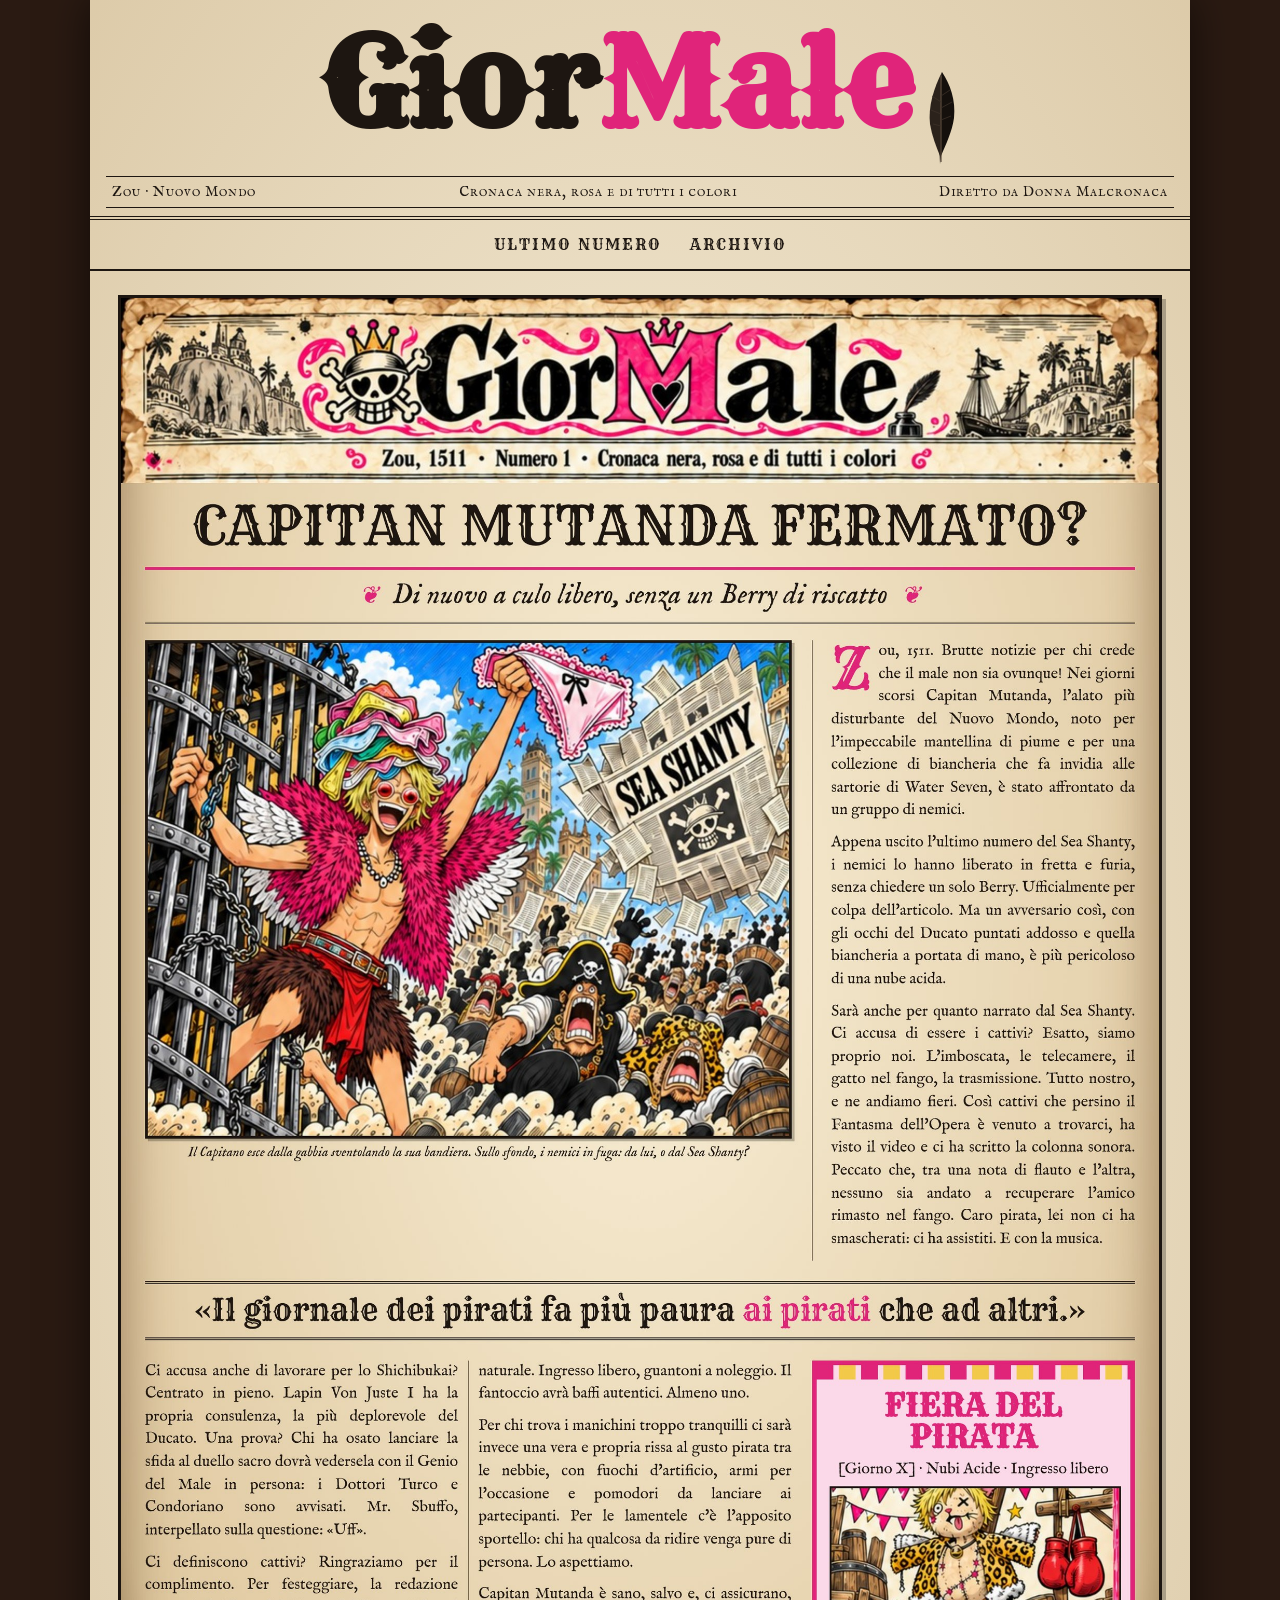
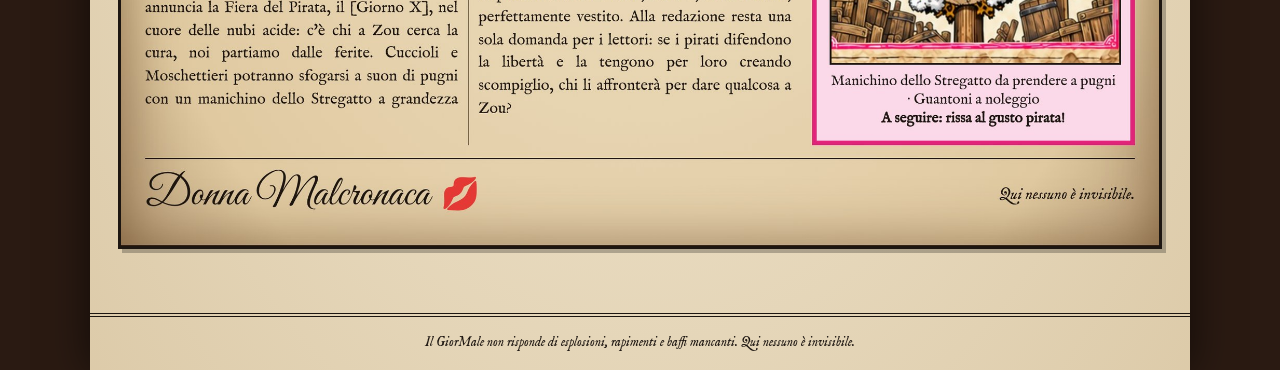
<file: index.html>
<!doctype html>
<html lang="it"><head><meta charset="utf-8"><meta name="viewport" content="width=device-width, initial-scale=1">
<title>GiorMale — Capitan Mutanda fermato?</title>
<link rel="stylesheet" href="style.css"><link rel="icon" href="img/piuma.svg">
</head><body>
<header class="testata"><a href="index.html"><h1>Gior<span class="male">Male</span><img class="piuma" src="img/piuma.svg" alt=""></h1></a>
<div class="sottotestata"><span>Zou · Nuovo Mondo</span><span>Cronaca nera, rosa e di tutti i colori</span><span>Diretto da Donna Malcronaca</span></div></header>
<nav><a href="index.html">Ultimo numero</a><a href="archivio.html">Archivio</a></nav>
<main class="wrap"><figure class="pagina-intera"><a href="img/n1_prima_pagina.jpg"><img src="img/n1_prima_pagina.jpg" alt="GiorMale numero 1: Capitan Mutanda fermato?"></a></figure></main><footer>Il GiorMale non risponde di esplosioni, rapimenti e baffi mancanti. Qui nessuno è invisibile.</footer></body></html>
</file>
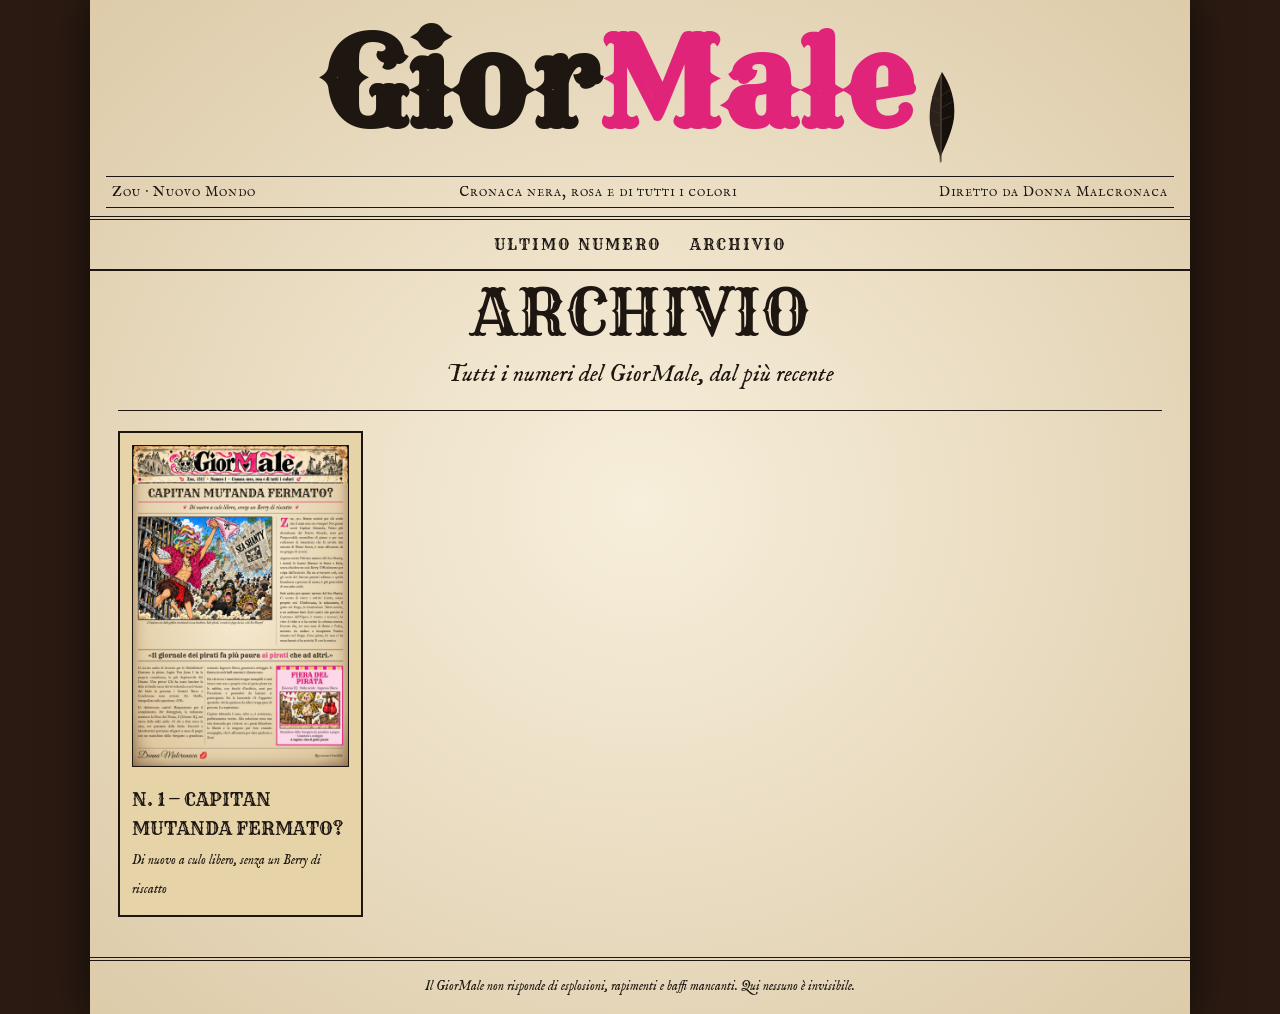
<file: archivio.html>
<!doctype html>
<html lang="it"><head><meta charset="utf-8"><meta name="viewport" content="width=device-width, initial-scale=1">
<title>GiorMale — Archivio</title>
<link rel="stylesheet" href="style.css"><link rel="icon" href="img/piuma.svg">
</head><body>
<header class="testata"><a href="index.html"><h1>Gior<span class="male">Male</span><img class="piuma" src="img/piuma.svg" alt=""></h1></a>
<div class="sottotestata"><span>Zou · Nuovo Mondo</span><span>Cronaca nera, rosa e di tutti i colori</span><span>Diretto da Donna Malcronaca</span></div></header>
<nav><a href="index.html">Ultimo numero</a><a href="archivio.html">Archivio</a></nav>
<main class="wrap"><h2 class="titolo">Archivio</h2><p class="sommario">Tutti i numeri del GiorMale, dal più recente</p><div class="archivio"><a class="numero" href="numeri/1.html"><img src="img/n1_prima_pagina.jpg" alt=""><h4>N. 1 — Capitan Mutanda fermato?</h4><span>Di nuovo a culo libero, senza un Berry di riscatto</span></a></div></main><footer>Il GiorMale non risponde di esplosioni, rapimenti e baffi mancanti. Qui nessuno è invisibile.</footer></body></html>
</file>
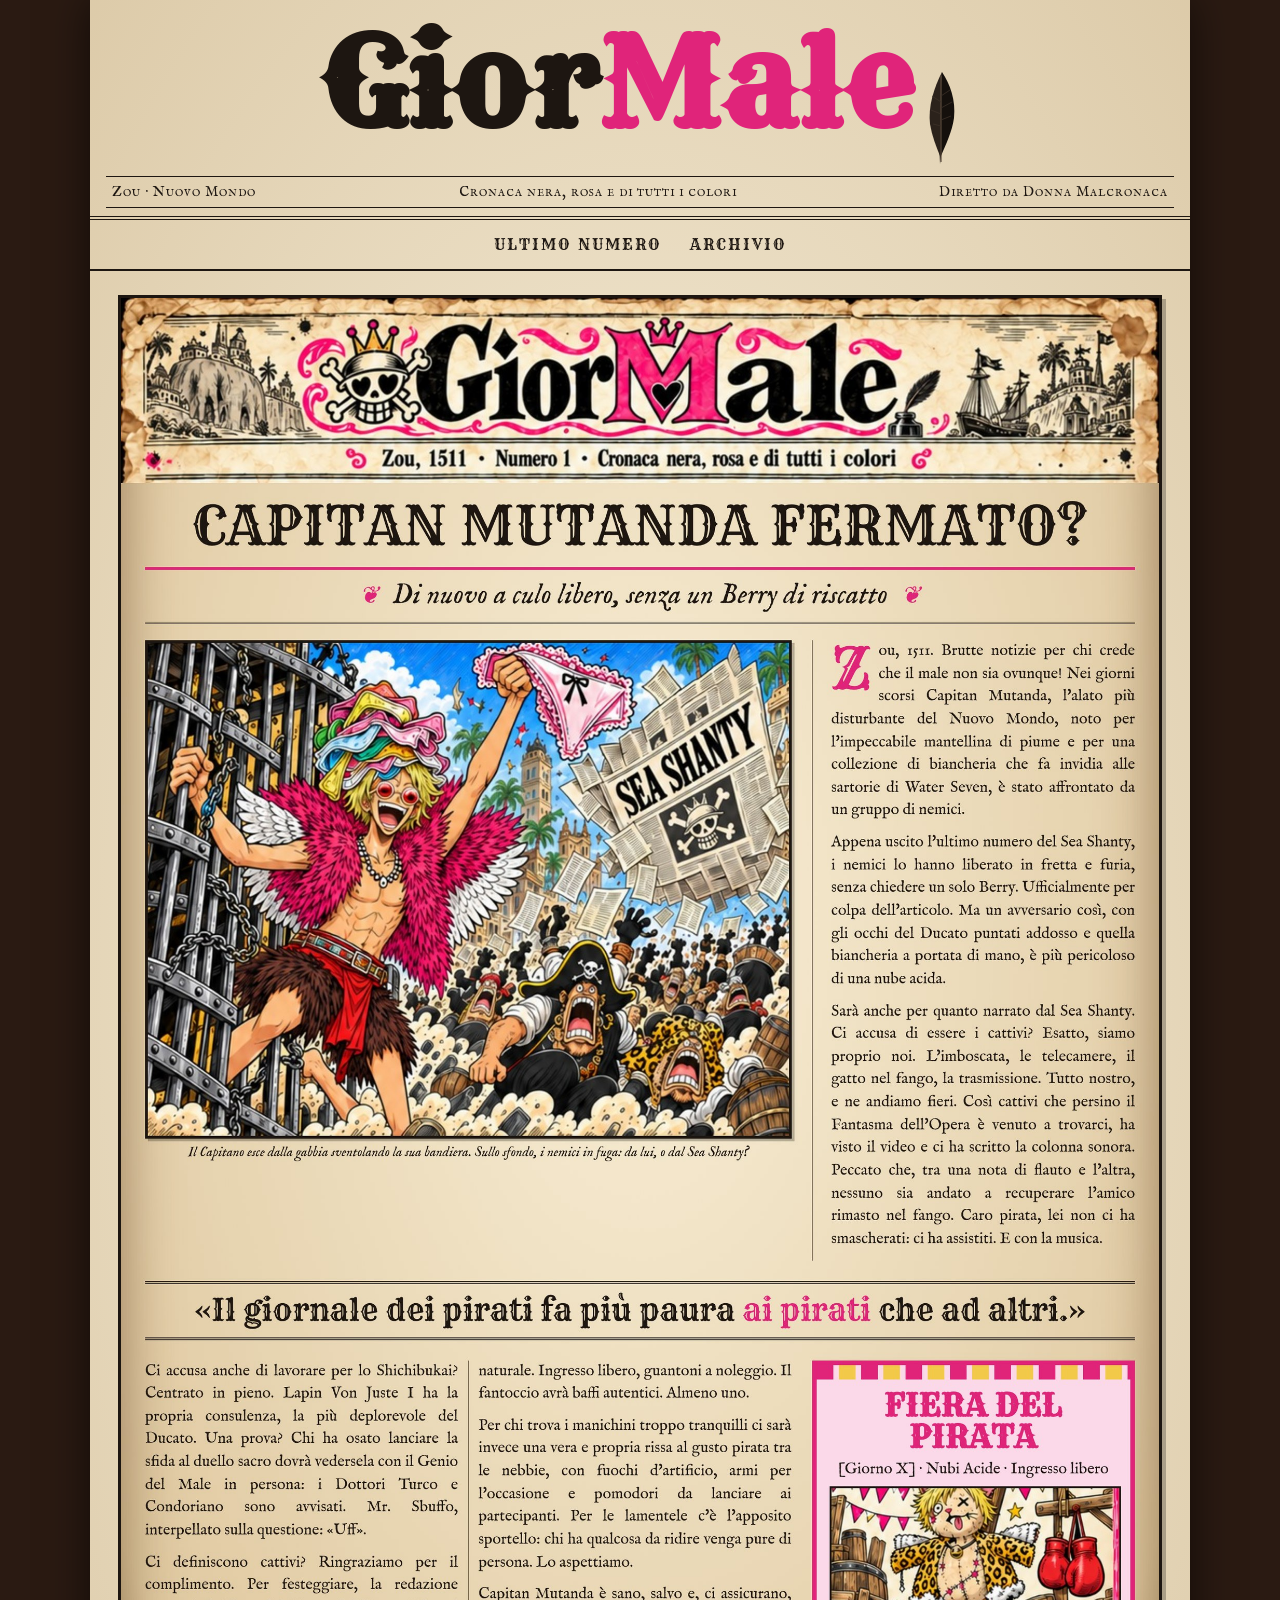
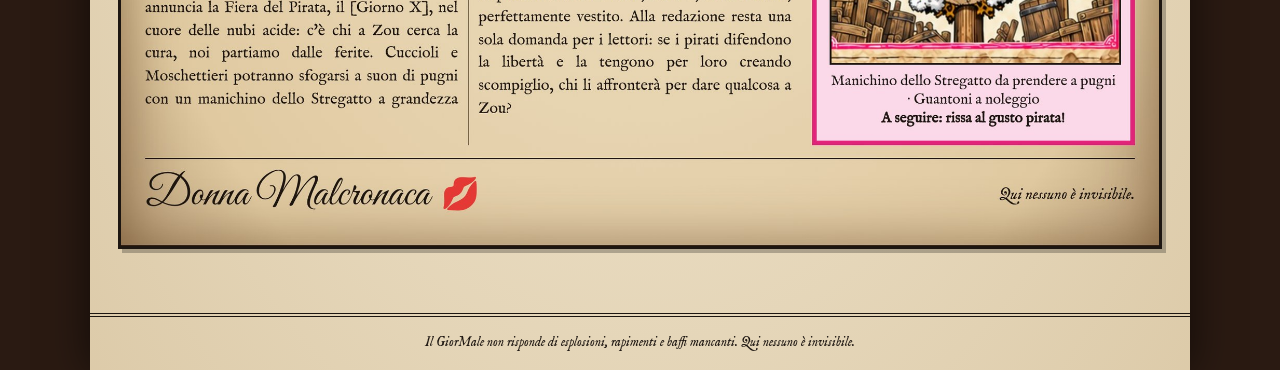
<file: numeri/1.html>
<!doctype html>
<html lang="it"><head><meta charset="utf-8"><meta name="viewport" content="width=device-width, initial-scale=1">
<title>GiorMale n.1 — Capitan Mutanda fermato?</title>
<link rel="stylesheet" href="../style.css"><link rel="icon" href="../img/piuma.svg">
</head><body>
<header class="testata"><a href="../index.html"><h1>Gior<span class="male">Male</span><img class="piuma" src="../img/piuma.svg" alt=""></h1></a>
<div class="sottotestata"><span>Zou · Nuovo Mondo</span><span>Cronaca nera, rosa e di tutti i colori</span><span>Diretto da Donna Malcronaca</span></div></header>
<nav><a href="../index.html">Ultimo numero</a><a href="../archivio.html">Archivio</a></nav>
<main class="wrap"><figure class="pagina-intera"><a href="../img/n1_prima_pagina.jpg"><img src="../img/n1_prima_pagina.jpg" alt="GiorMale numero 1: Capitan Mutanda fermato?"></a></figure></main><footer>Il GiorMale non risponde di esplosioni, rapimenti e baffi mancanti. Qui nessuno è invisibile.</footer></body></html>
</file>
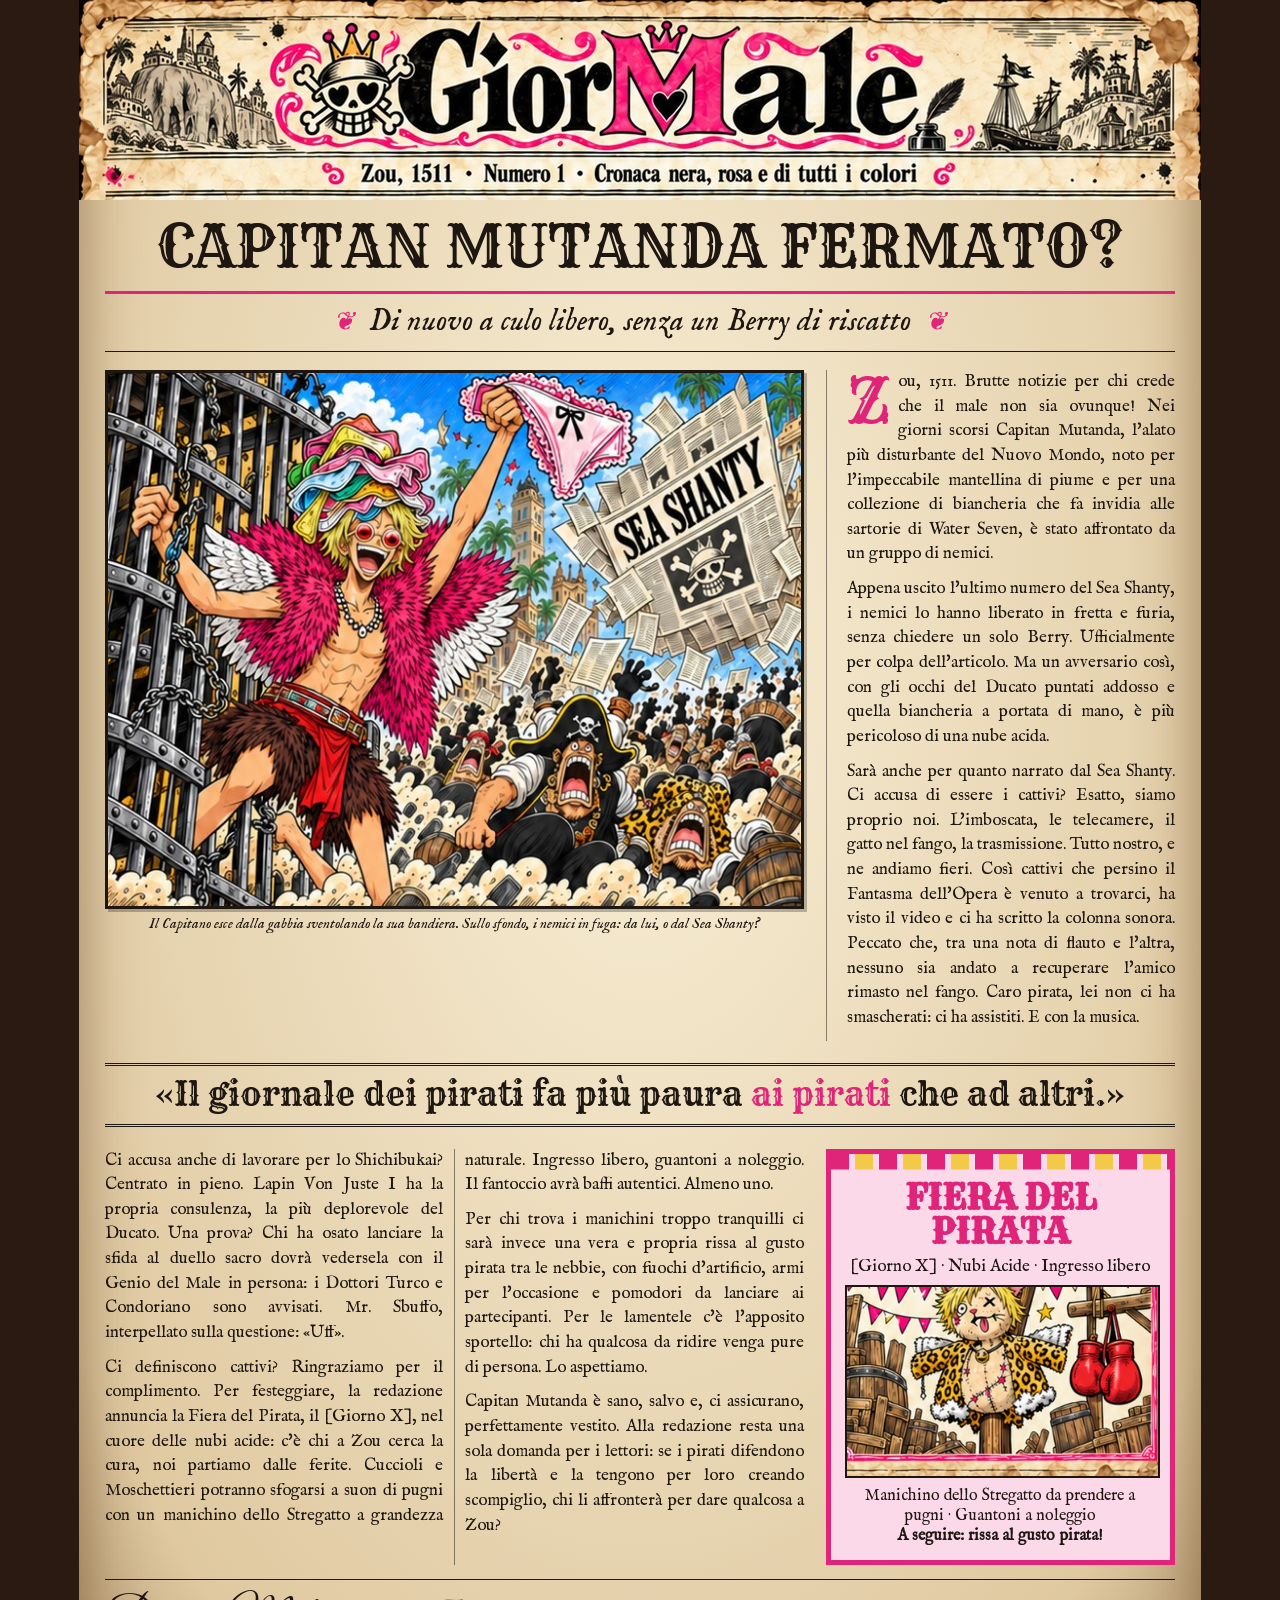
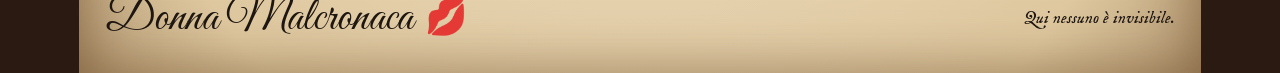
<file: redazione/prima_pagina_n1.html>
<!doctype html><html lang="it"><head><meta charset="utf-8">
<style>
@font-face{font-family:Osw;src:url(fonts/oswald-latin-700-normal.woff2);font-weight:700}
@font-face{font-family:Osw;src:url(fonts/oswald-latin-500-normal.woff2);font-weight:500}
@font-face{font-family:Bask;src:url(fonts/libre-baskerville-latin-400-normal.woff2)}
@font-face{font-family:Bask;src:url(fonts/libre-baskerville-latin-400-italic.woff2);font-style:italic}
@font-face{font-family:Bask;src:url(fonts/libre-baskerville-latin-700-normal.woff2);font-weight:700}
@font-face{font-family:Rye;src:url(fonts/rye-latin-400-normal.woff2)}@font-face{font-family:Fell;src:url(fonts/im-fell-english-latin-400-normal.woff2)}@font-face{font-family:Fell;font-style:italic;src:url(fonts/im-fell-english-latin-400-italic.woff2)}
@font-face{font-family:Vibes;src:url(fonts/great-vibes-latin-400-normal.woff2)}
html,body{margin:0;background:#2a1a12}
.pagina{width:1122px;margin:0 auto;background:#f1e2bf;
 background-image:radial-gradient(ellipse at 50% 40%,rgba(255,250,235,.55),rgba(160,110,50,.22) 85%,rgba(110,70,30,.45));
 color:#1d1611;font-family:Fell,Georgia,serif;padding:0 0 26px;box-shadow:inset 0 0 60px rgba(90,55,20,.55)}
.testata img{width:100%;display:block}
.titolo{font-family:Rye;text-transform:uppercase;font-size:58px;line-height:1.12;text-align:center;margin:14px 26px 0}
.sotto{font-family:Fell;font-style:italic;font-size:31px;text-align:center;margin:12px 26px 0;padding:8px 0 10px;border-top:3px solid #e0247a;border-bottom:1px solid #1d1611}
.sotto:before,.sotto:after{content:"❦";color:#e0247a;margin:0 14px;font-size:26px}
.corpo{display:grid;grid-template-columns:2fr 1fr;gap:22px;margin:18px 26px 0}
.illu{border:3px solid #1d1611;box-shadow:3px 3px 0 rgba(0,0,0,.25)}
.illu img{display:block;width:100%}
.didascalia{font-style:italic;font-size:15px;margin-top:5px;text-align:center}
.testo{font-size:17px;line-height:1.45;text-align:justify;hyphens:auto}
.testo p{margin:0 0 10px}
.capo:first-letter{font-family:Rye;float:left;font-size:62px;line-height:.82;padding:6px 8px 0 0;color:#e0247a}
.colonna{border-left:1px solid rgba(29,22,17,.5);padding-left:20px}
.cit{grid-column:1/-1;font-family:Rye;font-size:33px;text-align:center;padding:10px 0;border-top:3px double #1d1611;border-bottom:3px double #1d1611;line-height:1.15}
.cit span{color:#e0247a}
.due{columns:2;column-gap:22px;column-rule:1px solid rgba(29,22,17,.5)}
.fiera{border:5px solid #e0247a;background:#fbd9e8;padding:12px 14px 14px;text-align:center;align-self:start}
.fiera h3{font-family:Rye;color:#e0247a;font-size:34px;margin:0;line-height:1;text-transform:uppercase}
.fiera .info{font-family:Fell;font-size:17px;margin:8px 0}
.fiera img{width:100%;border:2px solid #1d1611;display:block}
.fiera .fine{font-size:16px;margin-top:8px}
.bandierine{height:16px;background:repeating-linear-gradient(90deg,#e0247a 0 18px,transparent 18px 24px,#f3c94a 24px 42px,transparent 42px 48px);clip-path:polygon(0 0,100% 0,100% 100%,0 100%);margin:-12px -14px 10px}
.firma{display:flex;align-items:center;gap:12px;margin:14px 26px 0;border-top:1px solid #1d1611;padding-top:10px}
.firma .nome{font-family:Vibes;font-size:46px}
.firma .bacio{font-size:34px}
.firma .motto{margin-left:auto;font-style:italic;font-size:17px}
</style></head><body>
<div class="pagina">
 <div class="testata"><img src="img/n1_testata.jpg" alt="GiorMale"></div>
 <div class="titolo">Capitan Mutanda fermato?</div>
 <div class="sotto">Di nuovo a culo libero, senza un Berry di riscatto</div>
 <div class="corpo">
  <div><div class="illu"><img src="img/n1_illustrazione.jpg" alt=""></div><div class="didascalia">Il Capitano esce dalla gabbia sventolando la sua bandiera. Sullo sfondo, i nemici in fuga: da lui, o dal Sea Shanty?</div></div>
  <div class="testo colonna">
   <p class="capo">Zou, 1511. Brutte notizie per chi crede che il male non sia ovunque! Nei giorni scorsi Capitan Mutanda, l'alato più disturbante del Nuovo Mondo, noto per l'impeccabile mantellina di piume e per una collezione di biancheria che fa invidia alle sartorie di Water Seven, è stato affrontato da un gruppo di nemici.</p>
   <p>Appena uscito l'ultimo numero del Sea Shanty, i nemici lo hanno liberato in fretta e furia, senza chiedere un solo Berry. Ufficialmente per colpa dell'articolo. Ma un avversario così, con gli occhi del Ducato puntati addosso e quella biancheria a portata di mano, è più pericoloso di una nube acida.</p>
   <p>Sarà anche per quanto narrato dal Sea Shanty. Ci accusa di essere i cattivi? Esatto, siamo proprio noi. L'imboscata, le telecamere, il gatto nel fango, la trasmissione. Tutto nostro, e ne andiamo fieri. Così cattivi che persino il Fantasma dell'Opera è venuto a trovarci, ha visto il video e ci ha scritto la colonna sonora. Peccato che, tra una nota di flauto e l'altra, nessuno sia andato a recuperare l'amico rimasto nel fango. Caro pirata, lei non ci ha smascherati: ci ha assistiti. E con la musica.</p>
  </div>
  <div class="cit">«Il giornale dei pirati fa più paura <span>ai pirati</span> che ad altri.»</div>
  <div class="testo due">
   <p>Ci accusa anche di lavorare per lo Shichibukai? Centrato in pieno. Lapin Von Juste I ha la propria consulenza, la più deplorevole del Ducato. Una prova? Chi ha osato lanciare la sfida al duello sacro dovrà vedersela con il Genio del Male in persona: i Dottori Turco e Condoriano sono avvisati. Mr. Sbuffo, interpellato sulla questione: «Uff».</p>
   <p>Ci definiscono cattivi? Ringraziamo per il complimento. Per festeggiare, la redazione annuncia la Fiera del Pirata, il [Giorno X], nel cuore delle nubi acide: c'è chi a Zou cerca la cura, noi partiamo dalle ferite. Cuccioli e Moschettieri potranno sfogarsi a suon di pugni con un manichino dello Stregatto a grandezza naturale. Ingresso libero, guantoni a noleggio. Il fantoccio avrà baffi autentici. Almeno uno.</p>
   <p>Per chi trova i manichini troppo tranquilli ci sarà invece una vera e propria rissa al gusto pirata tra le nebbie, con fuochi d'artificio, armi per l'occasione e pomodori da lanciare ai partecipanti. Per le lamentele c'è l'apposito sportello: chi ha qualcosa da ridire venga pure di persona. Lo aspettiamo.</p>
   <p>Capitan Mutanda è sano, salvo e, ci assicurano, perfettamente vestito. Alla redazione resta una sola domanda per i lettori: se i pirati difendono la libertà e la tengono per loro creando scompiglio, chi li affronterà per dare qualcosa a Zou?</p>
  </div>
  <div class="fiera">
   <div class="bandierine"></div>
   <h3>Fiera del Pirata</h3>
   <div class="info">[Giorno X] · Nubi Acide · Ingresso libero</div>
   <img src="img/n1_manichino.jpg" alt="">
   <div class="fine">Manichino dello Stregatto da prendere a pugni · Guantoni a noleggio<br><b>A seguire: rissa al gusto pirata!</b></div>
  </div>
 </div>
 <div class="firma"><span class="nome">Donna Malcronaca</span><span class="bacio">💋</span><span class="motto">Qui nessuno è invisibile.</span></div>
</div>
</body></html>
</file>
<file: style.css>
@font-face{font-family:Rye;src:url(fonts/rye-latin-400-normal.woff2)}
@font-face{font-family:Fell;src:url(fonts/im-fell-english-latin-400-normal.woff2)}
@font-face{font-family:Fell;font-style:italic;src:url(fonts/im-fell-english-latin-400-italic.woff2)}
@font-face{font-family:Vibes;src:url(fonts/great-vibes-latin-400-normal.woff2)}
:root{
  --carta:#f3e6c8;
  --carta-scura:#e6d3a8;
  --inchiostro:#1d1611;
  --rosa:#e0247a;
  --rosa-chiaro:#f7c6dc;
  --bordo:#6b4a2b;
}
*{box-sizing:border-box}
html{background:#2a1a12}
body{
  margin:0;
  background:var(--carta) radial-gradient(ellipse at center, rgba(255,255,255,.35), rgba(120,80,30,.18));
  color:var(--inchiostro);
  font-family:Fell, Georgia, serif;font-size:18px;
  line-height:1.6;
  max-width:1100px;
  margin:0 auto;
  min-height:100vh;
  box-shadow:0 0 40px rgba(0,0,0,.6);
}
a{color:var(--rosa)}
.wrap{padding:0 28px 40px}

/* TESTATA */
.testata{
  text-align:center;
  padding:24px 16px 8px;
  border-bottom:4px double var(--inchiostro);
}
.testata a{color:inherit;text-decoration:none}
.testata h1{
  font-family:Rye, serif;
  font-size:clamp(56px, 11vw, 120px);
  margin:0;
  line-height:1;
  letter-spacing:1px;
}
.testata h1 .male{color:var(--rosa)}
.piuma{
  width:clamp(26px,4vw,40px);
  vertical-align:middle;
  margin-left:6px;
}
.sottotestata{
  display:flex;justify-content:space-between;flex-wrap:wrap;gap:6px;
  font-size:14px;
  border-top:1px solid var(--inchiostro);
  border-bottom:1px solid var(--inchiostro);
  margin-top:10px;padding:4px 6px;
  font-variant:small-caps;letter-spacing:1px;
}

/* NAV */
nav{text-align:center;padding:10px 0;border-bottom:2px solid var(--inchiostro);font-family:Rye,serif;text-transform:uppercase;letter-spacing:2px}
nav a{color:var(--inchiostro);text-decoration:none;margin:0 14px;font-size:15px}
nav a:hover{color:var(--rosa)}

/* ARTICOLO */
.occhiello{font-family:Fell,serif;text-transform:uppercase;letter-spacing:3px;color:var(--rosa);font-size:14px;margin:28px 0 0;text-align:center}
.titolo{
  font-family:Rye,serif;
  font-weight:400;
  text-transform:uppercase;
  font-size:clamp(34px,6vw,64px);
  line-height:1.05;
  text-align:center;
  margin:8px 0 10px;
}
.sommario{font-style:italic;font-size:clamp(18px,2.4vw,24px);text-align:center;margin:0 0 20px;border-bottom:1px solid var(--inchiostro);padding-bottom:16px}
.colonne{column-count:2;column-gap:36px;column-rule:1px solid rgba(29,22,17,.35);text-align:justify;hyphens:auto}
.colonne p{margin:0 0 14px}
.colonne p:first-child::first-letter{font-family:Rye,serif;float:left;font-size:64px;line-height:.85;padding:6px 8px 0 0;color:var(--rosa)}
.citazione{
  column-span:all;
  font-family:Rye,serif;font-size:clamp(20px,2.6vw,28px);text-align:center;
  border-top:3px double var(--inchiostro);border-bottom:3px double var(--inchiostro);
  margin:18px 0;padding:12px 6px;
}
.firma{text-align:right;font-family:Vibes, cursive;font-size:34px;margin-top:6px}
.firma .bacio{color:var(--rosa);font-size:26px}

figure{margin:24px 0;text-align:center}
figure img{max-width:100%;border:3px solid var(--inchiostro);box-shadow:4px 4px 0 rgba(0,0,0,.25)}
figcaption{font-size:14px;font-style:italic;margin-top:6px}

.riquadro{
  border:4px solid var(--rosa);background:var(--rosa-chiaro);
  padding:16px 20px;margin:26px 0;text-align:center;
}
.riquadro h3{font-family:Rye,serif;font-size:32px;color:var(--rosa);margin:0 0 6px;text-transform:uppercase}

/* ARCHIVIO */
.archivio{display:grid;grid-template-columns:repeat(auto-fill,minmax(240px,1fr));gap:22px;margin-top:20px}
.numero{border:2px solid var(--inchiostro);background:var(--carta-scura);padding:12px;text-decoration:none;color:inherit;display:block}
.numero img{width:100%;border:1px solid var(--inchiostro)}
.numero h4{font-family:Rye,serif;font-weight:400;text-transform:uppercase;margin:8px 0 2px}
.numero span{font-size:13px;font-style:italic}

footer{border-top:4px double var(--inchiostro);text-align:center;font-size:13px;padding:16px;font-style:italic}

@media (max-width:700px){
  .colonne{column-count:1}
  .wrap{padding:0 16px 30px}
}

.pagina-intera{margin:24px 0}
.pagina-intera img{width:100%;max-width:100%;display:block;margin:0 auto}
</file>
